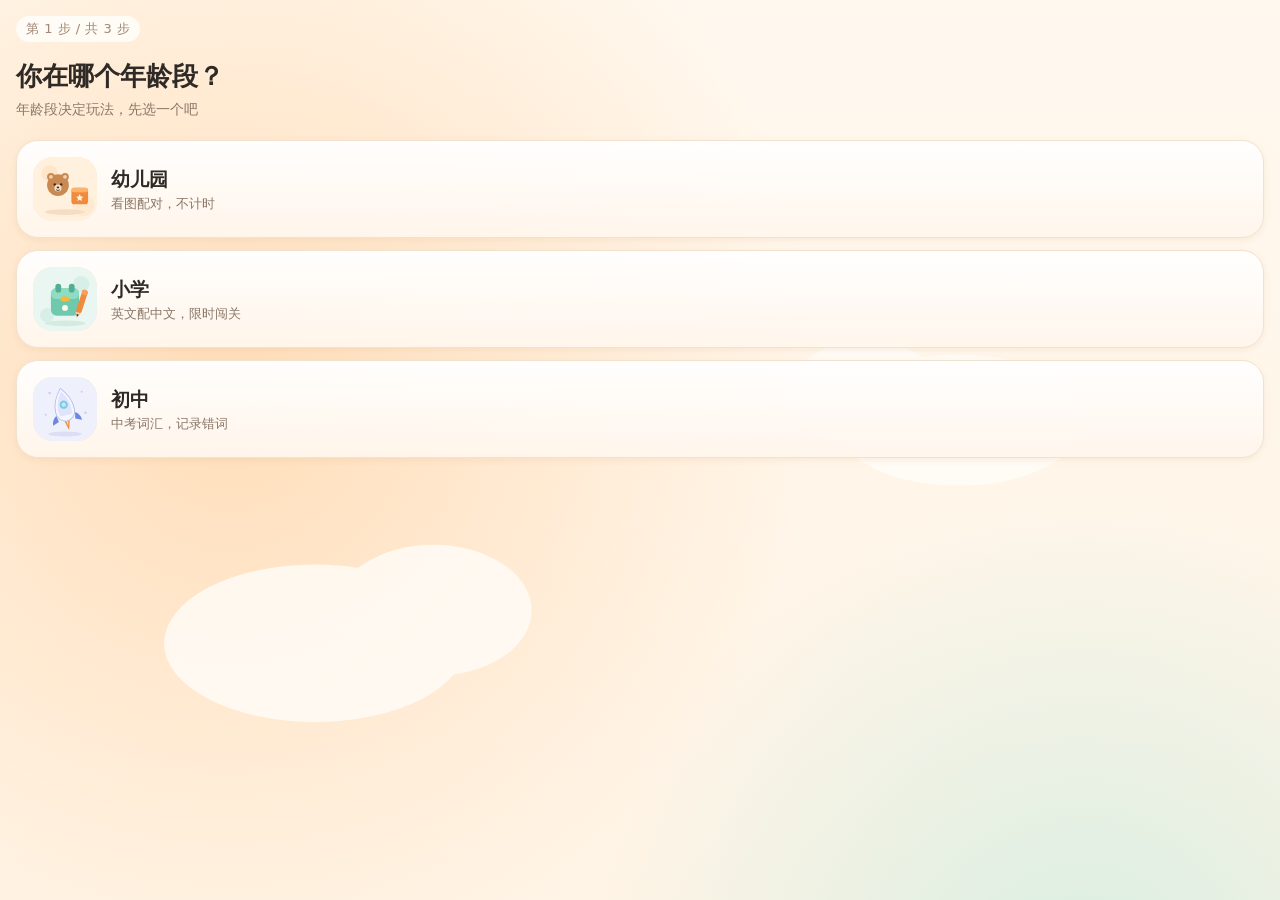
<file: index.html>
<!DOCTYPE html>
<html lang="zh-CN">
<head>
<meta charset="utf-8">
<meta name="viewport" content="width=device-width, initial-scale=1, viewport-fit=cover, user-scalable=no">
<meta name="theme-color" content="#ffe9d2">
<meta name="format-detection" content="telephone=no">
<title>单词消消乐</title>
<link rel="stylesheet" href="css/style.css?v=4">
<link rel="stylesheet" href="css/game.css?v=4">
<link rel="stylesheet" href="css/theme.css?v=4">
</head>
<body>

<div class="app">

  <!-- 引导页：3 步，同一页面内切换 -->
  <section class="view" id="view-onboard" hidden>
    <div class="view__scroll">
      <p class="onboard-progress" id="onboard-progress">第 1 步 / 共 3 步</p>

      <div class="onboard-step" id="step-1">
        <h1 class="onboard-title">你在哪个年龄段？</h1>
        <p class="onboard-sub">年龄段决定玩法，先选一个吧</p>
        <div class="stage-list">
          <button class="stage-card" type="button" data-action="pick-stage" data-stage="kindergarten">
            <span class="stage-card__art"><img src="assets/art-kindergarten.svg" alt="" width="64" height="64"></span>
            <span class="stage-card__body">
              <span class="stage-card__name">幼儿园</span>
              <span class="stage-card__desc">看图配对，不计时</span>
            </span>
          </button>
          <button class="stage-card" type="button" data-action="pick-stage" data-stage="primary">
            <span class="stage-card__art"><img src="assets/art-primary.svg" alt="" width="64" height="64"></span>
            <span class="stage-card__body">
              <span class="stage-card__name">小学</span>
              <span class="stage-card__desc">英文配中文，限时闯关</span>
            </span>
          </button>
          <button class="stage-card" type="button" data-action="pick-stage" data-stage="junior">
            <span class="stage-card__art"><img src="assets/art-junior.svg" alt="" width="64" height="64"></span>
            <span class="stage-card__body">
              <span class="stage-card__name">初中</span>
              <span class="stage-card__desc">中考词汇，记录错词</span>
            </span>
          </button>
        </div>
      </div>

      <div class="onboard-step" id="step-2" hidden>
        <h1 class="onboard-title">你在哪个年级？</h1>
        <p class="onboard-sub" id="grade-hint">已选择：幼儿园</p>
        <div class="grade-list" id="grade-list"></div>
        <button class="btn btn--ghost" type="button" data-action="back-to-stage">返回上一步</button>
      </div>

      <div class="onboard-step" id="step-3" hidden>
        <h1 class="onboard-title">确认一下</h1>
        <p class="onboard-sub">这些信息只保存在这台手机上</p>
        <div class="summary" id="onboard-summary"></div>
        <button class="btn btn--primary" type="button" data-action="finish-onboard">完成，开始闯关</button>
        <button class="btn btn--ghost" type="button" data-action="back-to-grade">返回上一步</button>
      </div>
    </div>
  </section>

  <!-- 关卡地图（首页） -->
  <section class="view" id="view-map" hidden>
    <div class="map-sky" id="map-sky" aria-hidden="true">
      <span class="sky-layer" data-sky="0"></span>
      <span class="sky-layer" data-sky="1"></span>
      <span class="sky-layer" data-sky="2"></span>
      <span class="sky-layer" data-sky="3"></span>
    </div>
    <div class="view__scroll">
      <header class="page-head">
        <h1 class="page-head__title">闯关</h1>
        <p class="page-head__meta" id="map-meta"></p>
      </header>
      <div class="xp-bar" id="map-xp">
        <span class="xp-bar__lv" id="map-lv">Lv.1</span>
        <span class="xp-bar__track"><span class="xp-bar__fill" id="map-xp-fill"></span></span>
        <span class="xp-bar__num" id="map-xp-num">0 / 100</span>
      </div>
      <div class="level-grid" id="map-grid"></div>
    </div>
  </section>

  <!-- 错词本 -->
  <section class="view" id="view-wrong" hidden>
    <div class="view__scroll">
      <header class="page-head">
        <h1 class="page-head__title">错词本</h1>
      </header>
      <div class="empty">
        <p class="empty__emoji">🐣</p>
        <p class="empty__text">还没有错词，去闯关吧</p>
        <button class="btn btn--primary" type="button" data-action="switch-tab" data-tab="map">去闯关</button>
      </div>
    </div>
  </section>

  <!-- 设置 -->
  <section class="view" id="view-settings" hidden>
    <div class="view__scroll">
      <header class="page-head">
        <h1 class="page-head__title">设置</h1>
      </header>

      <div class="card">
        <h2 class="card__title">当前档案</h2>
        <p class="card__row">年龄段<span class="card__value" id="settings-stage">—</span></p>
        <p class="card__row">年级<span class="card__value" id="settings-grade">—</span></p>
      </div>

      <div class="card">
        <h2 class="card__title">本地数据</h2>
        <p class="card__text">清空后年龄、年级、关卡进度、错词本都会从这台手机上删除，无法恢复。</p>
        <button class="btn btn--danger" type="button" data-action="open-clear">清空全部本地数据</button>
      </div>

      <div class="card">
        <h2 class="card__title">隐私说明</h2>
        <p class="card__text">你的年龄段、年级、关卡进度和错词只保存在这台手机的浏览器里，不会上传到任何服务器。</p>
        <p class="card__text">我们不收集任何个人信息：不收集姓名、生日、头像、性别、位置、联系方式。</p>
        <p class="card__text">将来会有匿名使用统计，只包含随机生成、无法对应到具体某个人的匿名编号，以及玩到哪一关、成绩和用时，用于改进关卡难度。</p>
        <p class="card__text">点上面的「清空全部本地数据」并确认，就可以随时删掉本机全部数据。</p>
      </div>
    </div>
  </section>

  <!-- 游戏页：一关的对局界面，内容由 js/ui-game.js 填充 -->
  <section class="view" id="view-play" hidden>
    <div class="play-top">
      <button class="play-back" id="play-back" type="button">返回</button>
      <span class="play-hud" id="play-hud"></span>
    </div>
    <div class="play-board" id="play-board"></div>
    <div class="play-settle" id="play-settle" hidden></div>
  </section>

  <!-- 底部 Tab -->
  <nav class="tabbar" id="tabbar" hidden>
    <button class="tab" type="button" data-action="switch-tab" data-tab="map">
      <span class="tab__icon"><svg class="tab__svg" viewBox="0 0 24 24" aria-hidden="true">
        <rect x="4.6" y="3" width="2.4" height="18" rx="1.2" fill="currentColor"></rect>
        <path d="M7 4h10.4l-2.6 4 2.6 4H7z" fill="currentColor"></path>
      </svg></span>
      <span class="tab__label">闯关</span>
    </button>
    <button class="tab" type="button" data-action="switch-tab" data-tab="wrong">
      <span class="tab__icon"><svg class="tab__svg" viewBox="0 0 24 24" aria-hidden="true">
        <path d="M4 5a2.5 2.5 0 0 1 2.5-2.5H11V20H6.5A2.5 2.5 0 0 0 4 22.5z" fill="currentColor"></path>
        <path d="M20 5a2.5 2.5 0 0 0-2.5-2.5H13V20h4.5A2.5 2.5 0 0 1 20 22.5z" fill="currentColor"></path>
      </svg></span>
      <span class="tab__label">错词本</span>
    </button>
    <button class="tab" type="button" data-action="switch-tab" data-tab="settings">
      <span class="tab__icon"><svg class="tab__svg" viewBox="0 0 24 24" aria-hidden="true">
        <rect x="3" y="6" width="18" height="2.4" rx="1.2" fill="currentColor"></rect>
        <circle cx="9" cy="7.2" r="2.8" fill="currentColor"></circle>
        <rect x="3" y="15.6" width="18" height="2.4" rx="1.2" fill="currentColor"></rect>
        <circle cx="15" cy="16.8" r="2.8" fill="currentColor"></circle>
      </svg></span>
      <span class="tab__label">设置</span>
    </button>
  </nav>

</div>

<!-- 清空数据的二次确认弹层 -->
<div class="modal" id="modal-clear" hidden>
  <div class="modal__mask" data-action="close-modal"></div>
  <div class="modal__box" role="dialog" aria-modal="true" aria-labelledby="modal-clear-title">
    <h2 class="modal__title" id="modal-clear-title">确定清空全部本地数据？</h2>
    <p class="modal__text">年龄、年级、关卡进度、错词本会全部删除，且无法恢复。</p>
    <div class="modal__actions">
      <button class="btn btn--ghost" type="button" data-action="close-modal">取消</button>
      <button class="btn btn--danger" type="button" data-action="confirm-clear">确定清空</button>
    </div>
  </div>
</div>

<!-- 横屏提示 -->
<div class="rotate-hint">请竖屏游玩</div>

<noscript>
  <div class="noscript">需要开启浏览器的 JavaScript 才能使用本游戏。</div>
</noscript>

<script src="js/platform.js?v=4"></script>
<script src="js/data-words.js?v=4"></script>
<script src="js/core-game.js?v=4"></script>
<script src="js/growth.js?v=4"></script>
<script src="js/ui-game.js?v=4"></script>
<script src="js/app.js?v=4"></script>
</body>
</html>
</file>
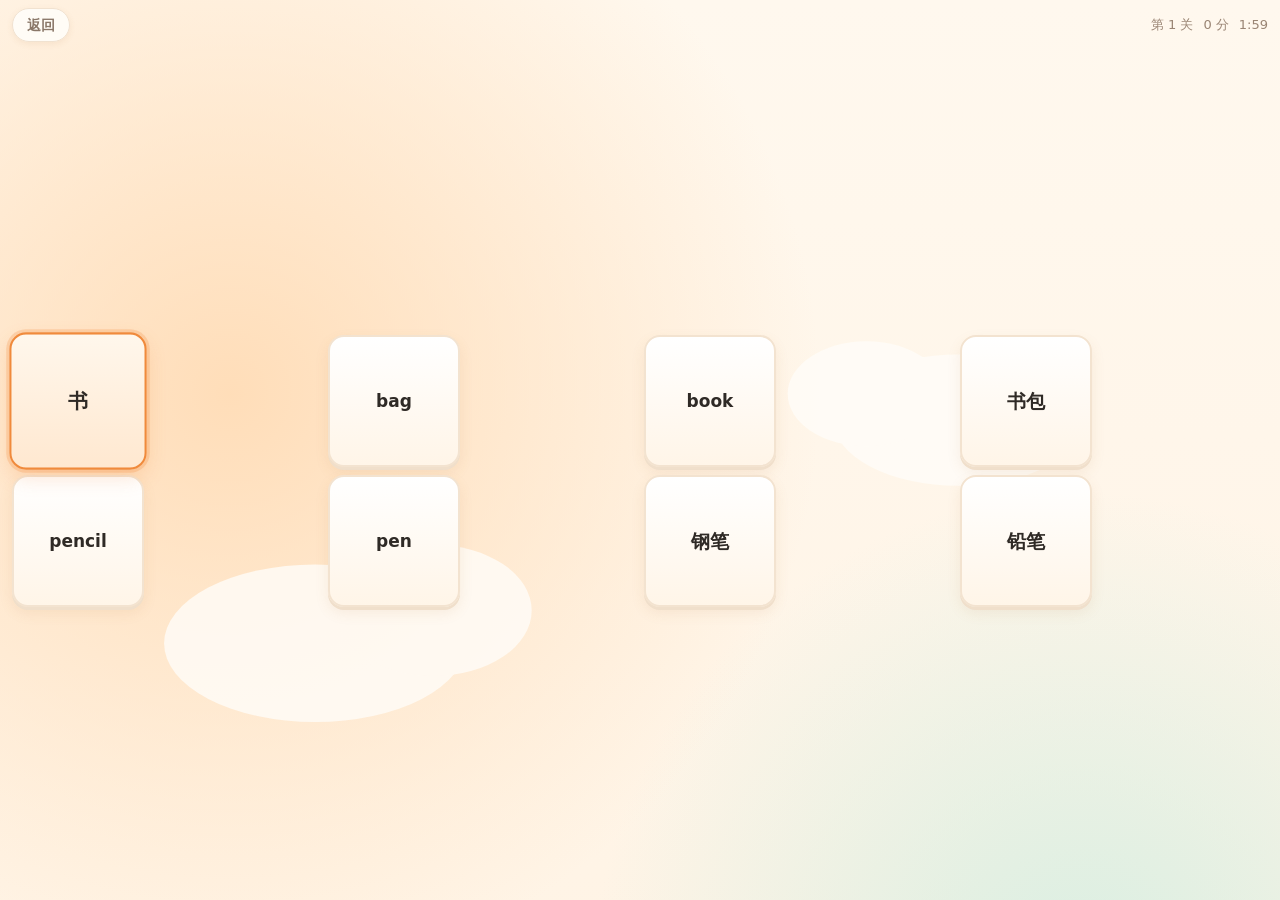
<file: test/shot-play.html>
<!DOCTYPE html>
<html lang="zh-CN">
<head>
<meta charset="utf-8">
<meta name="viewport" content="width=device-width, initial-scale=1, viewport-fit=cover">
<link rel="stylesheet" href="../css/style.css">
<link rel="stylesheet" href="../css/game.css">
<link rel="stylesheet" href="../css/theme.css">
</head>
<body>
<div class="app">
  <section class="view" id="view-play">
    <div class="play-top">
      <button class="play-back" id="play-back" type="button">返回</button>
      <span class="play-hud" id="play-hud"></span>
    </div>
    <div class="play-board" id="play-board"></div>
    <div class="play-settle" id="play-settle" hidden></div>
  </section>
</div>
<script src="../js/data-words.js"></script>
<script src="../js/core-game.js"></script>
<script src="../js/ui-game.js"></script>
<script>
window.EM.App = { onLevelSettle: function () {}, exitLevel: function () {} };
var words = window.EM.Game.getWords('primary', 3).slice(0, 4);
window.EM.UiGame.start({
  stage: 'primary', grade: 3, levelIndex: 0,
  config: window.EM.Data.STAGE_CONFIG.primary, words: words
});
var first = document.querySelector('#play-board .tile');
if (first) first.click();
</script>
</body>
</html>
</file>
<file: css/style.css>
/* ==========================================================================
   单词消消乐 · 全站样式（移动端优先，只做手机竖屏）
   规则：动画只用 transform / opacity；热区 ≥ 44px；不写死 px 字号
   ========================================================================== */

/* ---------- 变量 ---------- */
:root {
  --safe-top: env(safe-area-inset-top, 0px);
  --safe-bottom: env(safe-area-inset-bottom, 0px);
  --safe-left: env(safe-area-inset-left, 0px);
  --safe-right: env(safe-area-inset-right, 0px);

  --bg: #f6f3ee;
  --surface: #fffdf9;
  --ink: #2f2a26;
  --ink-soft: #7a6f66;
  --line: #e6ded3;
  --brand: #f08a3c;
  --brand-ink: #ffffff;
  --danger: #c9483a;
  --danger-line: #f0c6bf;

  --radius-lg: 20px;
  --radius-md: 14px;
  --gap: 12px;
  --tap-min: 44px;
}

/* ---------- 基础 ---------- */
*,
*::before,
*::after {
  box-sizing: border-box;
}

html {
  -webkit-text-size-adjust: 100%;
}

html,
body {
  height: 100%;
  margin: 0;
  padding: 0;
}

body {
  background: var(--bg);
  color: var(--ink);
  font-family: system-ui, -apple-system, "PingFang SC", "Hiragino Sans GB", "Microsoft YaHei", sans-serif;
  font-size: 16px;
  line-height: 1.5;
  overflow-x: hidden;
  overscroll-behavior: none;
  touch-action: manipulation;
  -webkit-tap-highlight-color: transparent;
}

/* 弹层打开时锁住页面滚动 */
body.is-locked {
  overflow: hidden;
}

body.is-locked .view__scroll {
  overflow: hidden;
}

[hidden] {
  display: none !important;
}

p {
  margin: 0;
}

h1,
h2 {
  margin: 0;
  font-weight: 700;
}

/* ---------- 应用外壳 ---------- */
.app {
  display: flex;
  flex-direction: column;
  height: 100%;
  max-width: 100%;
  overflow: hidden;
}

/* 移动端优先用动态视口高度，避免地址栏收起时溢出 */
@supports (height: 100dvh) {
  .app {
    height: 100dvh;
  }
}

.view {
  display: flex;
  flex-direction: column;
  flex: 1 1 auto;
  min-height: 0;
}

.view__scroll {
  flex: 1 1 auto;
  min-height: 0;
  overflow-y: auto;
  overscroll-behavior: contain;
  -webkit-overflow-scrolling: touch;
  padding: calc(16px + var(--safe-top)) calc(16px + var(--safe-right)) 24px calc(16px + var(--safe-left));
}

/* ---------- 通用按钮 ---------- */
.btn {
  display: flex;
  align-items: center;
  justify-content: center;
  width: 100%;
  min-height: var(--tap-min);
  padding: 12px 16px;
  border: 1px solid transparent;
  border-radius: var(--radius-md);
  font: inherit;
  font-size: 16px;
  font-weight: 600;
  color: var(--ink);
  background: var(--surface);
  user-select: none;
  -webkit-user-select: none;
  -webkit-touch-callout: none;
  transition: transform 0.12s ease, opacity 0.12s ease;
}

.btn--primary {
  background: var(--brand);
  color: var(--brand-ink);
}

.btn--ghost {
  background: transparent;
  color: var(--ink-soft);
  border-color: var(--line);
}

.btn--danger {
  background: var(--surface);
  color: var(--danger);
  border-color: var(--danger-line);
}

.btn + .btn {
  margin-top: 10px;
}

/* 按下反馈：缩放 + 变暗，抬起即恢复 */
.is-pressed {
  transform: scale(0.96);
  opacity: 0.82;
}

/* ---------- 引导页 ---------- */
.onboard-progress {
  margin-bottom: 18px;
  font-size: 13px;
  color: var(--ink-soft);
  letter-spacing: 0.04em;
}

.onboard-title {
  font-size: clamp(20px, 6vw, 26px);
  line-height: 1.3;
}

.onboard-sub {
  margin-top: 6px;
  margin-bottom: 20px;
  font-size: 14px;
  color: var(--ink-soft);
}

.stage-list {
  display: flex;
  flex-direction: column;
  gap: var(--gap);
}

.stage-card {
  display: flex;
  align-items: center;
  gap: 14px;
  width: 100%;
  min-height: 88px;
  padding: 16px;
  border: 1px solid var(--line);
  border-radius: var(--radius-lg);
  background: var(--surface);
  font: inherit;
  text-align: left;
  color: var(--ink);
  user-select: none;
  -webkit-user-select: none;
  -webkit-touch-callout: none;
  transition: transform 0.12s ease, opacity 0.12s ease;
}

.stage-card__emoji {
  flex: 0 0 auto;
  font-size: 32px;
  line-height: 1;
}

.stage-card__body {
  display: flex;
  flex-direction: column;
  min-width: 0;
}

.stage-card__name {
  font-size: 18px;
  font-weight: 700;
}

.stage-card__desc {
  font-size: 13px;
  color: var(--ink-soft);
}

.grade-list {
  display: grid;
  grid-template-columns: repeat(2, minmax(0, 1fr));
  gap: 10px;
  margin-bottom: 16px;
}

.grade-chip {
  min-width: 0;
  min-height: 56px;
  padding: 8px;
  border: 1px solid var(--line);
  border-radius: var(--radius-md);
  background: var(--surface);
  font: inherit;
  font-size: 16px;
  font-weight: 600;
  color: var(--ink);
  user-select: none;
  -webkit-user-select: none;
  -webkit-touch-callout: none;
  transition: transform 0.12s ease, opacity 0.12s ease;
}

.summary {
  margin-bottom: 20px;
  padding: 4px 16px;
  border: 1px solid var(--line);
  border-radius: var(--radius-lg);
  background: var(--surface);
}

.summary__row {
  display: flex;
  align-items: center;
  justify-content: space-between;
  gap: 12px;
  min-height: 52px;
  border-bottom: 1px solid var(--line);
}

.summary__row:last-child {
  border-bottom: 0;
}

.summary__key {
  font-size: 14px;
  color: var(--ink-soft);
}

.summary__value {
  font-size: 17px;
  font-weight: 700;
}

/* ---------- 页头 ---------- */
.page-head {
  margin-bottom: 16px;
}

.page-head__title {
  font-size: clamp(20px, 6vw, 24px);
}

.page-head__meta {
  margin-top: 4px;
  font-size: 13px;
  color: var(--ink-soft);
}

/* ---------- 占位卡片 / 普通卡片 ---------- */
.placeholder-card {
  display: flex;
  flex-direction: column;
  align-items: center;
  gap: 6px;
  padding: 40px 20px;
  border: 1px dashed var(--line);
  border-radius: var(--radius-lg);
  background: var(--surface);
  text-align: center;
  user-select: none;
  -webkit-user-select: none;
}

.placeholder-card__emoji {
  font-size: 34px;
  line-height: 1;
}

.placeholder-card__title {
  font-size: 17px;
  font-weight: 700;
}

.placeholder-card__desc {
  font-size: 13px;
  color: var(--ink-soft);
}

.card {
  padding: 16px;
  border: 1px solid var(--line);
  border-radius: var(--radius-lg);
  background: var(--surface);
}

.card + .card {
  margin-top: var(--gap);
}

.card__title {
  margin-bottom: 10px;
  font-size: 15px;
}

.card__row {
  display: flex;
  align-items: center;
  justify-content: space-between;
  gap: 12px;
  min-height: 44px;
  font-size: 15px;
  color: var(--ink-soft);
  border-bottom: 1px solid var(--line);
}

.card__row:last-child {
  border-bottom: 0;
}

.card__value {
  font-weight: 700;
  color: var(--ink);
}

.card__text {
  margin-bottom: 10px;
  font-size: 14px;
  line-height: 1.6;
  color: var(--ink-soft);
}

.card__text:last-child {
  margin-bottom: 0;
}

.card .btn {
  margin-top: 6px;
}

/* ---------- 空状态 ---------- */
.empty {
  display: flex;
  flex-direction: column;
  align-items: center;
  gap: 14px;
  padding: 56px 24px;
  text-align: center;
  user-select: none;
  -webkit-user-select: none;
}

.empty__emoji {
  font-size: 40px;
  line-height: 1;
}

.empty__text {
  font-size: 15px;
  color: var(--ink-soft);
}

.empty .btn {
  max-width: 220px;
}

/* ---------- 底部 Tab ---------- */
.tabbar {
  display: flex;
  flex: 0 0 auto;
  border-top: 1px solid var(--line);
  background: var(--surface);
  padding-bottom: var(--safe-bottom);
  padding-left: var(--safe-left);
  padding-right: var(--safe-right);
}

.tab {
  display: flex;
  flex: 1 1 0;
  flex-direction: column;
  align-items: center;
  justify-content: center;
  gap: 2px;
  min-width: 0;
  min-height: calc(var(--tap-min) + 8px);
  padding: 8px 4px;
  border: 0;
  background: transparent;
  font: inherit;
  font-size: 12px;
  color: var(--ink-soft);
  user-select: none;
  -webkit-user-select: none;
  -webkit-touch-callout: none;
  transition: transform 0.12s ease, opacity 0.12s ease;
}

.tab__icon {
  font-size: 20px;
  line-height: 1;
}

.tab__label {
  line-height: 1.2;
}

.tab.is-active {
  color: var(--brand);
  font-weight: 700;
}

/* ---------- 弹层 ---------- */
.modal {
  position: fixed;
  top: 0;
  right: 0;
  bottom: 0;
  left: 0;
  z-index: 50;
  display: flex;
  align-items: center;
  justify-content: center;
  padding: 20px;
}

.modal__mask {
  position: absolute;
  top: 0;
  right: 0;
  bottom: 0;
  left: 0;
  background: rgba(30, 25, 21, 0.45);
}

.modal__box {
  position: relative;
  width: 100%;
  max-width: 360px;
  padding: 20px;
  border-radius: var(--radius-lg);
  background: var(--surface);
  animation: modal-in 0.18s ease-out;
}

.modal__title {
  margin-bottom: 8px;
  font-size: 17px;
}

.modal__text {
  font-size: 14px;
  line-height: 1.6;
  color: var(--ink-soft);
}

.modal__actions {
  display: flex;
  gap: 10px;
  margin-top: 18px;
}

.modal__actions .btn {
  flex: 1 1 0;
  margin-top: 0;
}

@keyframes modal-in {
  from {
    transform: scale(0.94);
    opacity: 0;
  }
  to {
    transform: scale(1);
    opacity: 1;
  }
}

/* ---------- 横屏提示 / 无脚本提示 ---------- */
.rotate-hint {
  display: none;
}

@media (orientation: landscape) and (max-height: 520px) {
  .rotate-hint {
    position: fixed;
    top: 0;
    right: 0;
    bottom: 0;
    left: 0;
    z-index: 80;
    display: flex;
    align-items: center;
    justify-content: center;
    background: var(--bg);
    font-size: 16px;
    color: var(--ink-soft);
  }
}

.noscript {
  padding: 24px;
  font-size: 15px;
  text-align: center;
  color: var(--ink-soft);
}

/* ---------- 关卡地图 ---------- */

.level-grid {
  display: grid;
  grid-template-columns: repeat(4, 1fr);
  gap: var(--gap);
  padding: 4px 0 24px;
}

.level-grid .placeholder-card {
  grid-column: 1 / -1;
}

.level-cell {
  display: flex;
  flex-direction: column;
  align-items: center;
  justify-content: center;
  gap: 6px;
  min-height: 78px;
  padding: 10px 4px;
  border: 1px solid var(--line);
  border-radius: var(--radius-md);
  background: var(--surface);
  color: var(--ink);
  font: inherit;
  cursor: pointer;
  transition: transform 120ms ease, border-color 120ms ease;
}

.level-cell:active {
  transform: scale(0.96);
}

.level-cell.is-locked {
  background: #f1ece4;
  color: var(--ink-soft);
  cursor: default;
}

.level-cell__no {
  font-size: 22px;
  font-weight: 700;
  line-height: 1;
}

.level-cell__stars {
  display: flex;
  gap: 1px;
  font-size: 12px;
  line-height: 1;
  color: var(--line);
}

.level-cell__star.is-on {
  color: var(--brand);
}

.level-cell__lock {
  font-size: 13px;
  opacity: 0.7;
}
</file>
<file: css/game.css>
/* game.css · 对局页样式：顶部信息条 + 方块棋盘 + 结算面板
   只作用于 index.html 里 #view-play 内的 play-* 元素。 */

#view-play {
  padding-top: calc(6px + var(--safe-top));
}

/* ---------- 顶部信息条 ---------- */

.play-top {
  display: flex;
  align-items: center;
  gap: 10px;
  padding: 2px calc(12px + var(--safe-right)) 6px calc(12px + var(--safe-left));
}

.play-back {
  flex: 0 0 auto;
  min-height: 34px;
  padding: 0 14px;
  border: 1px solid var(--line);
  border-radius: 999px;
  background: var(--surface);
  color: var(--ink-soft);
  font: inherit;
  font-size: 14px;
  cursor: pointer;
}

.play-hud {
  display: flex;
  flex: 1 1 auto;
  justify-content: flex-end;
  gap: 10px;
  font-size: 13px;
  color: var(--ink-soft);
  font-variant-numeric: tabular-nums;
}

.play-hud__item.is-hot {
  color: var(--brand);
  font-weight: 700;
}

.play-hud__item.is-warn {
  color: var(--danger);
  font-weight: 700;
}

/* ---------- 棋盘 ---------- */

.play-board {
  flex: 1 1 auto;
  min-height: 0;
  display: grid;
  grid-template-columns: repeat(var(--cols, 4), 1fr);
  /* 行高由方块的 aspect-ratio 撑出，整体在棋盘区垂直居中 */
  align-content: center;
  grid-auto-rows: auto;
  gap: 8px;
  padding: 6px calc(12px + var(--safe-right)) calc(12px + var(--safe-bottom)) calc(12px + var(--safe-left));
}

.tile {
  display: flex;
  align-items: center;
  justify-content: center;
  min-width: 0;
  /* 接近正方形，避免只有两行时被拉成竖长条 */
  aspect-ratio: 1;
  max-height: 132px;
  padding: 4px;
  border: 1px solid var(--line);
  border-radius: 12px;
  background: var(--surface);
  color: var(--ink);
  font: inherit;
  font-weight: 600;
  line-height: 1.2;
  text-align: center;
  overflow-wrap: anywhere;
  cursor: pointer;
  transition: transform 120ms ease, background-color 120ms ease, border-color 120ms ease,
    opacity 180ms ease;
  -webkit-user-select: none;
  user-select: none;
}

.tile[data-face="en"] {
  font-size: clamp(12px, 3.6vw, 16px);
}

.tile[data-face="zh"] {
  font-size: clamp(13px, 4vw, 17px);
}

.tile[data-face="emoji"] {
  font-size: clamp(20px, 7vw, 30px);
}

.tile.is-selected {
  background: #ffe8d2;
  border-color: var(--brand);
  transform: scale(1.04);
}

.tile.is-matched {
  animation: tile-pop 220ms ease forwards;
}

.tile.is-wrong {
  background: #fde3df;
  border-color: var(--danger-line);
  animation: tile-shake 320ms ease;
}

/* 消除后占位保留，棋盘不塌陷 */
.tile.is-cleared {
  opacity: 0;
  visibility: hidden;
  pointer-events: none;
}

@keyframes tile-pop {
  0% { transform: scale(1); }
  45% { transform: scale(1.12); }
  100% { transform: scale(0.9); opacity: 0; }
}

@keyframes tile-shake {
  0%, 100% { transform: translateX(0); }
  20% { transform: translateX(-5px); }
  40% { transform: translateX(5px); }
  60% { transform: translateX(-3px); }
  80% { transform: translateX(3px); }
}

@media (prefers-reduced-motion: reduce) {
  .tile.is-matched,
  .tile.is-wrong {
    animation: none;
  }
  .tile.is-matched {
    opacity: 0;
  }
}

/* ---------- 结算面板 ---------- */

.play-settle {
  position: fixed;
  inset: 0;
  z-index: 30;
  display: flex;
  align-items: center;
  justify-content: center;
  padding: 24px;
  background: rgba(47, 42, 38, 0.42);
}

.play-settle__box {
  width: 100%;
  max-width: 320px;
  padding: 22px 20px 18px;
  border-radius: var(--radius-lg);
  background: var(--surface);
  text-align: center;
}

.play-settle__title {
  font-size: 20px;
  font-weight: 700;
}

.play-settle__stars {
  display: flex;
  justify-content: center;
  gap: 6px;
  margin: 10px 0 6px;
  font-size: 30px;
  line-height: 1;
  color: var(--line);
}

.play-settle__star.is-on {
  color: var(--brand);
}

.play-settle__meta {
  margin-bottom: 16px;
  font-size: 14px;
  color: var(--ink-soft);
}

.play-settle__box .btn + .btn {
  margin-top: 10px;
}
</file>
<file: css/theme.css>
/* ==========================================================================
   theme.css · 视觉皮肤层
   加载顺序：style.css -> game.css -> theme.css
   只改外观（颜色/阴影/圆角/背景/装饰），不改布局契约、不改任何 class 名
   ========================================================================== */

:root {
  --bg: #fff6ea;
  --bg-2: #ffe9d2;
  --surface: #fffdf9;
  --surface-2: #fff6ec;
  --ink: #2f2a26;
  --ink-soft: #8a7768;
  --line: #f1e2d0;
  --brand: #f08a3c;
  --brand-2: #ff6f61;
  --brand-ink: #fffaf3;
  --gold: #f6b93b;
  --mint: #6fc9ad;
  --sky: #7ec8e3;
  --violet: #b9a4f2;
  --shadow-sm: 0 2px 6px rgba(176, 116, 60, 0.10);
  --shadow-md: 0 8px 22px rgba(176, 116, 60, 0.14);
  --shadow-lg: 0 18px 44px rgba(150, 96, 48, 0.20);
}

/* ---------- 背景 ---------- */
body {
  background: #ffe9d2;
}

.app {
  background-image: url("../assets/bg-app.svg");
  background-repeat: no-repeat;
  background-position: center top;
  background-size: cover;
}

/* ---------- 页头 ---------- */
.page-head {
  margin-bottom: 14px;
}

.page-head__title {
  position: relative;
  padding-bottom: 8px;
  font-size: clamp(22px, 6.4vw, 26px);
  letter-spacing: 0.01em;
}

.page-head__title::after {
  content: "";
  position: absolute;
  left: 0;
  bottom: 0;
  width: 34px;
  height: 5px;
  border-radius: 999px;
  background: linear-gradient(90deg, var(--brand), #ffc36b);
}

.page-head__meta {
  color: #9a8574;
}

/* ---------- 按钮 ---------- */
.btn {
  border-radius: 16px;
  font-weight: 700;
  box-shadow: var(--shadow-sm);
}

.btn--primary {
  background: linear-gradient(135deg, #ffa95c, #f0733a);
  border-color: transparent;
  box-shadow: 0 6px 16px rgba(240, 115, 58, 0.32);
}

.btn--ghost {
  background: rgba(255, 253, 249, 0.78);
  border-color: var(--line);
  box-shadow: none;
  color: #8a7768;
}

.btn--danger {
  background: rgba(255, 253, 249, 0.9);
  box-shadow: none;
}

/* ---------- 引导页 ---------- */
.stage-card {
  border: 1px solid var(--line);
  border-radius: 22px;
  background: linear-gradient(180deg, rgba(255, 255, 255, 0.96), rgba(255, 246, 236, 0.96));
  box-shadow: var(--shadow-sm);
}

.stage-card__art {
  flex: 0 0 auto;
  width: 64px;
  height: 64px;
  border-radius: 20px;
  overflow: hidden;
  background: #fff1de;
  box-shadow: inset 0 0 0 1px rgba(240, 138, 60, 0.12);
}

.stage-card__art img {
  display: block;
  width: 100%;
  height: 100%;
}

.stage-card__name {
  font-size: 19px;
}

.grade-chip {
  border-radius: 16px;
  background: linear-gradient(180deg, #ffffff, #fff7ee);
  box-shadow: var(--shadow-sm);
  font-weight: 700;
}

.summary {
  border-radius: 20px;
  background: rgba(255, 253, 249, 0.92);
  box-shadow: var(--shadow-sm);
}

.onboard-progress {
  display: inline-block;
  padding: 3px 10px;
  border-radius: 999px;
  background: rgba(255, 253, 249, 0.9);
  color: #a08876;
}

/* ---------- 卡片 / 空状态 ---------- */
.card {
  border-radius: 20px;
  background: rgba(255, 253, 249, 0.94);
  box-shadow: var(--shadow-sm);
}

.placeholder-card {
  border-style: dashed;
  border-radius: 20px;
  background: rgba(255, 253, 249, 0.86);
}

.empty__emoji {
  padding: 10px;
  border-radius: 50%;
  background: rgba(255, 253, 249, 0.9);
  box-shadow: var(--shadow-sm);
}

/* ---------- 底部 Tab ---------- */
.tabbar {
  border-top: 0;
  background: rgba(255, 253, 249, 0.94);
  box-shadow: 0 -6px 18px rgba(176, 116, 60, 0.12);
  -webkit-backdrop-filter: blur(10px);
  backdrop-filter: blur(10px);
}

.tab__icon {
  display: flex;
  align-items: center;
  justify-content: center;
  width: 32px;
  height: 32px;
  border-radius: 11px;
  transition: background 0.18s ease, transform 0.18s ease;
}

.tab__svg {
  display: block;
  width: 21px;
  height: 21px;
}

.tab.is-active .tab__icon {
  background: rgba(240, 138, 60, 0.15);
  transform: translateY(-1px);
}

.tab.is-active .tab__label {
  font-weight: 700;
}

/* ---------- 等级 / 经验条 ---------- */
.xp-bar {
  display: flex;
  align-items: center;
  gap: 10px;
  margin: 0 0 14px;
  padding: 8px 12px;
  border: 1px solid var(--line);
  border-radius: 16px;
  background: rgba(255, 253, 249, 0.9);
  box-shadow: var(--shadow-sm);
}

.xp-bar__lv {
  flex: 0 0 auto;
  padding: 3px 10px;
  border-radius: 999px;
  background: linear-gradient(135deg, #ffa95c, #f0733a);
  color: #fff;
  font-size: 12px;
  font-weight: 800;
  letter-spacing: 0.02em;
}

.xp-bar__track {
  position: relative;
  flex: 1 1 auto;
  height: 10px;
  border-radius: 999px;
  background: #f6e7d5;
  box-shadow: inset 0 1px 2px rgba(176, 116, 60, 0.18);
  overflow: hidden;
}

.xp-bar__fill {
  display: block;
  width: 0;
  height: 100%;
  border-radius: 999px;
  background: linear-gradient(90deg, #ffc36b, var(--brand));
  transition: width 0.45s ease;
}

.xp-bar__num {
  flex: 0 0 auto;
  font-size: 11px;
  color: #9a8574;
  font-variant-numeric: tabular-nums;
}

/* ---------- 藤蔓关卡地图 ---------- */
#view-map {
  position: relative;
}

.map-sky {
  position: absolute;
  inset: 0;
  z-index: 0;
  overflow: hidden;
  pointer-events: none;
  background: #dff3ff;
}

/* 顶部留一层奶油蒙版，保证标题与经验条在任何天空下都读得清 */
.map-sky::after {
  content: '';
  position: absolute;
  top: 0;
  right: 0;
  left: 0;
  height: 170px;
  background: linear-gradient(rgba(255, 253, 249, 0.94), rgba(255, 253, 249, 0));
}

.sky-layer {
  position: absolute;
  inset: 0;
  opacity: 0;
  transition: opacity 0.24s linear;
}

.sky-layer[data-sky="0"] {
  background:
    radial-gradient(130% 58% at 50% 104%, #86c96a 0%, #b6e08c 40%, rgba(182, 224, 140, 0) 41%),
    radial-gradient(80% 34% at 12% 100%, #6fbb54 0%, rgba(111, 187, 84, 0) 62%),
    linear-gradient(180deg, #d9f1ff 0%, #edf9e7 56%, #f7fcdb 100%);
}

.sky-layer[data-sky="1"] {
  background:
    radial-gradient(130% 26% at 50% -4%, rgba(28, 88, 48, 0.55) 0%, rgba(28, 88, 48, 0) 72%),
    radial-gradient(52% 60% at 2% 36%, rgba(34, 100, 56, 0.46) 0%, rgba(34, 100, 56, 0) 66%),
    radial-gradient(52% 60% at 98% 26%, rgba(34, 100, 56, 0.4) 0%, rgba(34, 100, 56, 0) 66%),
    radial-gradient(120% 46% at 50% 108%, #4f9d5f 0%, #7cc58d 44%, rgba(124, 197, 141, 0) 45%),
    linear-gradient(180deg, #cfeedd 0%, #a4d9b0 52%, #86c795 100%);
}

.sky-layer[data-sky="2"] {
  background:
    radial-gradient(36% 15% at 20% 70%, rgba(255, 255, 255, 0.95) 0%, rgba(255, 255, 255, 0) 72%),
    radial-gradient(44% 17% at 80% 84%, rgba(255, 255, 255, 0.9) 0%, rgba(255, 255, 255, 0) 74%),
    radial-gradient(32% 13% at 52% 32%, rgba(255, 255, 255, 0.78) 0%, rgba(255, 255, 255, 0) 74%),
    linear-gradient(180deg, #9ed3ff 0%, #c9eaff 56%, #eaf8ff 100%);
}

.sky-layer[data-sky="3"] {
  background:
    radial-gradient(circle at 78% 12%, rgba(255, 247, 216, 0.95) 0%, rgba(255, 247, 216, 0) 13%),
    radial-gradient(70% 18% at 50% 100%, rgba(255, 255, 255, 0.7) 0%, rgba(255, 255, 255, 0) 72%),
    linear-gradient(180deg, #211c46 0%, #3a3070 46%, #6b5ba8 100%);
}

.sky-layer[data-sky="3"]::after {
  content: '';
  position: absolute;
  inset: 0;
  background-image:
    radial-gradient(2px 2px at 18% 24%, #fff 50%, rgba(255, 255, 255, 0) 51%),
    radial-gradient(2px 2px at 44% 14%, #fff 50%, rgba(255, 255, 255, 0) 51%),
    radial-gradient(1.5px 1.5px at 66% 32%, #fff 50%, rgba(255, 255, 255, 0) 51%),
    radial-gradient(2px 2px at 88% 46%, #fff 50%, rgba(255, 255, 255, 0) 51%),
    radial-gradient(1.5px 1.5px at 30% 60%, #fff 50%, rgba(255, 255, 255, 0) 51%);
  opacity: 0.85;
}

#view-map .view__scroll {
  position: relative;
  z-index: 1;
  background: transparent;
}

#map-xp {
  position: sticky;
  top: 8px;
  z-index: 3;
}

.map-tree {
  position: relative;
  width: 100%;
  max-width: 420px;
  margin: 0 auto;
}

.map-tree__lines {
  position: absolute;
  top: 0;
  left: 0;
  width: 100%;
  height: 100%;
  overflow: visible;
  pointer-events: none;
}

.vine-trunk {
  fill: none;
  stroke: #4f8f3e;
  stroke-width: 26;
  stroke-linecap: round;
  stroke-linejoin: round;
  vector-effect: non-scaling-stroke;
  opacity: 0.94;
}

.vine-trunk--hi {
  stroke: #7dbf5c;
  stroke-width: 12;
  opacity: 1;
}

.vine-leaf {
  fill: #79bd5d;
}

.tree-line {
  fill: none;
  stroke: rgba(255, 255, 255, 0.5);
  stroke-width: 4;
  stroke-linecap: round;
  stroke-dasharray: 1 11;
  vector-effect: non-scaling-stroke;
}

.tree-line.is-passed {
  stroke: #e2f6b4;
  stroke-width: 7;
  stroke-dasharray: none;
}

/* 节点＝果实：未解锁是花苞，解锁是青果，通关是发光金果 */
.tree-node {
  position: absolute;
  width: 72px;
  height: 72px;
  padding: 0;
  border: 0;
  border-radius: 50%;
  background: none;
  color: #fff;
  font: inherit;
  transform: translate(-50%, -50%);
  transition: transform 0.12s ease;
}

.tree-node:active {
  transform: translate(-50%, -50%) scale(0.94);
}

.tree-node__fruit {
  position: absolute;
  inset: 0;
  border-radius: 50%;
  background: radial-gradient(circle at 34% 26%, #b9e79a 0%, #7fc45f 48%, #559a3b 100%);
  box-shadow: 0 5px 0 #3f7a2c, 0 10px 18px rgba(40, 80, 20, 0.26),
    inset 0 -6px 12px rgba(35, 80, 20, 0.28);
}

.tree-node__fruit::before {
  content: '';
  position: absolute;
  top: -9px;
  left: 54%;
  width: 24px;
  height: 13px;
  border-radius: 0 100% 0 100%;
  background: linear-gradient(180deg, #a5db77, #5da83f);
  transform: rotate(-18deg);
}

.tree-node__no {
  position: absolute;
  inset: 0;
  display: flex;
  align-items: center;
  justify-content: center;
  font-size: 24px;
  font-weight: 800;
  line-height: 1;
  font-variant-numeric: tabular-nums;
  color: #fff;
  text-shadow: 0 2px 3px rgba(96, 44, 6, 0.55), 0 0 1px rgba(96, 44, 6, 0.7);
}

.tree-node__stars {
  position: absolute;
  right: 0;
  bottom: -16px;
  left: 0;
  display: flex;
  justify-content: center;
  gap: 1px;
  font-size: 13px;
  line-height: 1;
  color: rgba(255, 255, 255, 0.38);
  text-shadow: 0 1px 2px rgba(40, 70, 20, 0.35);
}

.tree-node__star.is-on {
  color: var(--gold);
  text-shadow: 0 1px 2px rgba(120, 70, 10, 0.4);
}

.tree-node.is-passed .tree-node__fruit {
  background: radial-gradient(circle at 34% 26%, #ffd98f 0%, #f5a63a 46%, #d97a1a 100%);
  box-shadow: 0 5px 0 #b3611a, 0 10px 20px rgba(190, 110, 20, 0.34),
    0 0 0 4px rgba(255, 214, 130, 0.42), inset 0 -6px 12px rgba(150, 80, 10, 0.28);
}

.tree-node.is-locked .tree-node__fruit {
  inset: 4px;
  border-radius: 50% 50% 46% 46% / 58% 58% 42% 42%;
  background: radial-gradient(circle at 36% 24%, #eef8de 0%, #cfe4b8 50%, #a9c78e 100%);
  box-shadow: 0 4px 0 #a3bf87, inset 0 -5px 10px rgba(88, 112, 66, 0.2);
}

.tree-node.is-locked .tree-node__fruit::before {
  background: linear-gradient(180deg, #dfeecb, #a9c48f);
}

.tree-node.is-locked {
  color: #6f8460;
}

.tree-node.is-locked .tree-node__no {
  text-shadow: none;
  opacity: 0.85;
}

.tree-node.is-current .tree-node__fruit {
  background: radial-gradient(circle at 34% 26%, #ffd2a0 0%, #f2892f 48%, #d96b12 100%);
  box-shadow: 0 5px 0 #a94f10, 0 12px 22px rgba(240, 138, 60, 0.42),
    0 0 0 5px rgba(255, 255, 255, 0.6), inset 0 -6px 12px rgba(150, 70, 10, 0.3);
}

.tree-node__ring {
  position: absolute;
  inset: -10px;
  border: 2px solid rgba(255, 255, 255, 0.85);
  border-radius: 50%;
  opacity: 0;
  pointer-events: none;
}

.tree-node.is-current .tree-node__ring {
  animation: tree-pulse 1.9s ease-out infinite;
}

@keyframes tree-pulse {
  0% {
    transform: scale(0.9);
    opacity: 0.75;
  }
  70% {
    transform: scale(1.2);
    opacity: 0;
  }
  100% {
    transform: scale(1.2);
    opacity: 0;
  }
}

.tree-node__lock {
  position: absolute;
  top: 2px;
  right: 2px;
  display: flex;
  align-items: center;
  justify-content: center;
  width: 22px;
  height: 22px;
  border: 1px solid #ecdfd0;
  border-radius: 50%;
  background: #fffaf2;
  color: #bda893;
}

.tree-node__lock svg {
  width: 12px;
  height: 12px;
}

/* ---------- 弹层 ---------- */
.modal__box {
  border-radius: 24px;
  background: linear-gradient(180deg, #fffdf9, #fff6ec);
  box-shadow: var(--shadow-lg);
}

/* ---------- 对局页 ---------- */
.tile {
  font-weight: 800;
}

.tile[data-face="en"] {
  font-size: clamp(14px, 4.2vw, 17px);
}

.tile[data-face="zh"] {
  font-size: clamp(15px, 4.6vw, 19px);
}

.play-back {
  border: 1px solid var(--line);
  background: rgba(255, 253, 249, 0.92);
  box-shadow: var(--shadow-sm);
  color: #8a7768;
  font-weight: 700;
}

.play-hud {
  color: #9a8574;
  font-variant-numeric: tabular-nums;
}

.tile {
  border-width: 2px;
  border-color: #f3e3d0;
  border-radius: 16px;
  background: linear-gradient(180deg, #ffffff, #fff5e8);
  box-shadow: 0 3px 0 #f0dfcb, 0 6px 14px rgba(176, 116, 60, 0.10);
}

.tile.is-selected {
  border-color: var(--brand);
  background: linear-gradient(180deg, #fff7ec, #ffe8d0);
  box-shadow: 0 0 0 3px rgba(240, 138, 60, 0.24), 0 8px 18px rgba(240, 138, 60, 0.22);
}

.tile.is-matched {
  border-color: var(--mint);
  background: linear-gradient(180deg, #f2fffa, #d9f5ea);
}

.tile.is-wrong {
  border-color: #ec8f86;
  background: linear-gradient(180deg, #fff4f3, #ffe1de);
}

/* ---------- 结算面板 ---------- */
.play-settle__box {
  position: relative;
  border: 1px solid var(--line);
  border-radius: 26px;
  background: linear-gradient(180deg, #fffdf9, #fff3e5);
  box-shadow: var(--shadow-lg);
}

.play-settle__art {
  display: block;
  width: 96px;
  height: 96px;
  margin: -8px auto 2px;
}

.play-settle__title {
  color: #7d4a24;
  font-size: 22px;
  font-weight: 800;
}

.play-settle__star {
  color: #e6d6c4;
}

.play-settle__star.is-on {
  color: var(--gold);
}

.play-settle__xp {
  display: inline-flex;
  align-items: center;
  justify-content: center;
  min-height: 28px;
  margin: 2px auto 12px;
  padding: 2px 14px;
  border-radius: 999px;
  background: rgba(240, 138, 60, 0.14);
  color: #b1602a;
  font-size: 13px;
  font-weight: 800;
}
</file>
